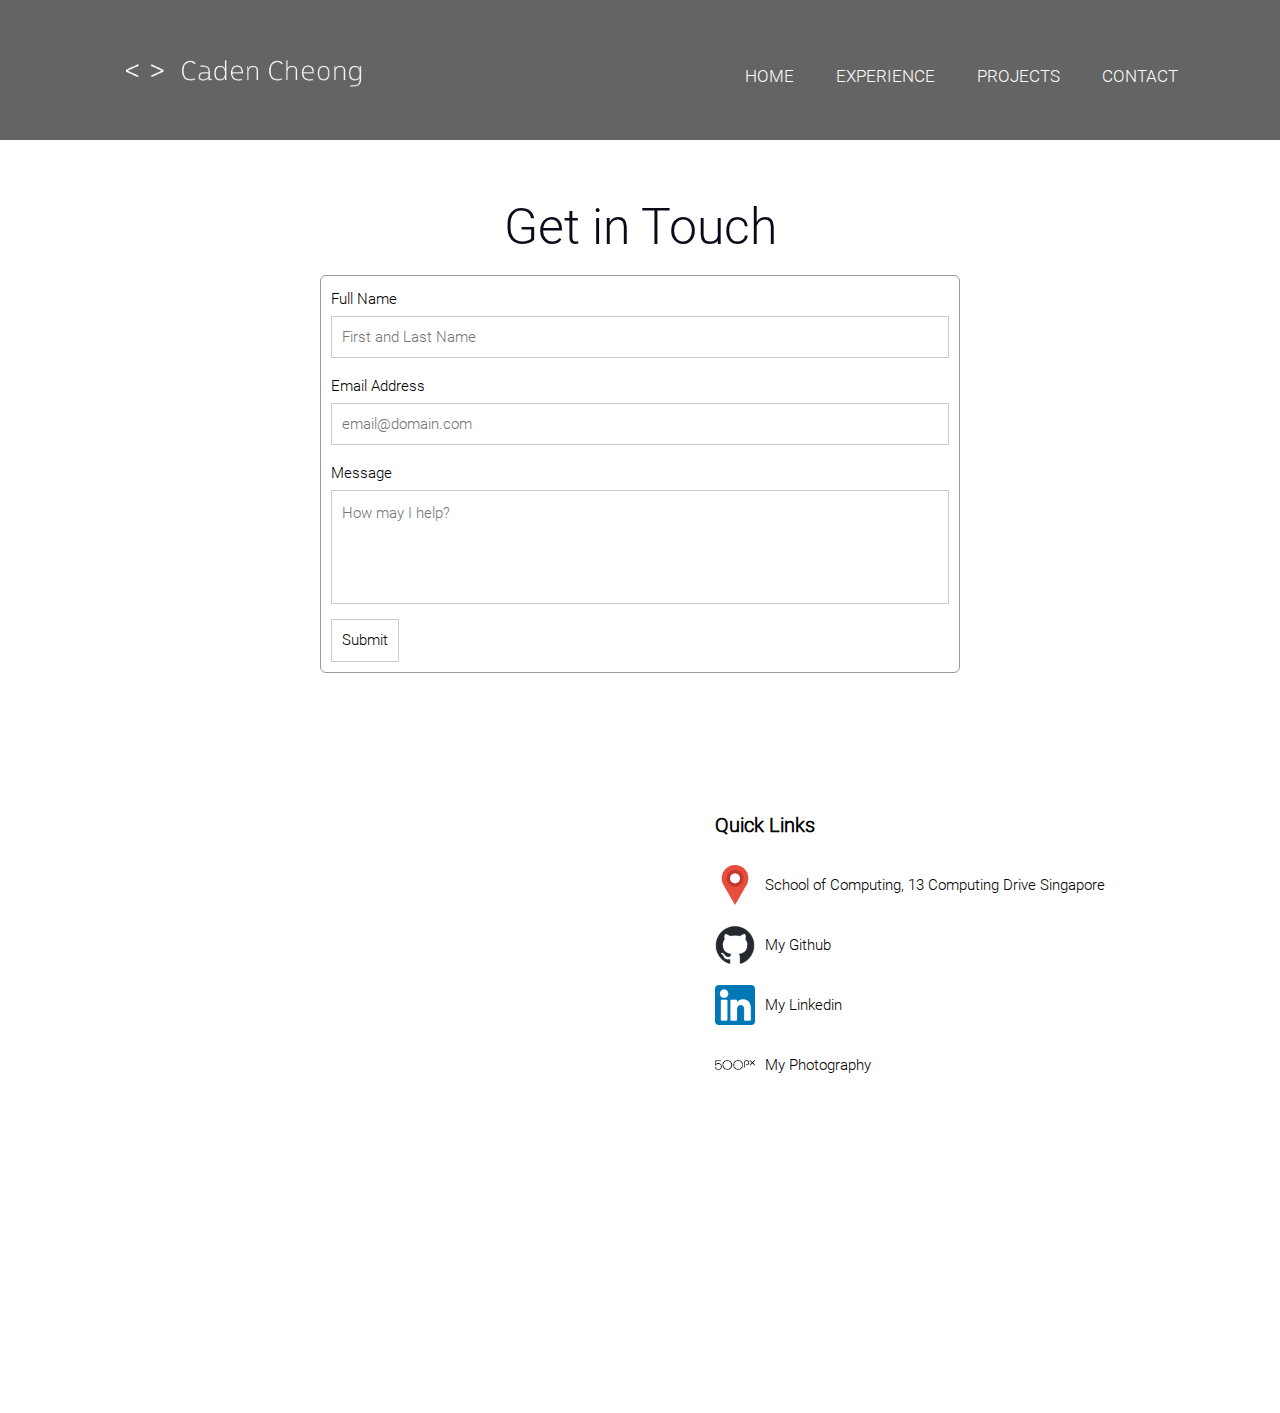
<file: contact.html>
<!DOCTYPE html>
<html lang="en">
<head>
    <meta charset="UTF-8" name="viewport" content="width=device-width, initial-scale=1">
    <title>Contact</title>
    <link rel="stylesheet" href="main.css">
</head>


<body>

    <div class="navigator">
        <nav>
            <a href="https://cadencjk.github.io/main.html">
                <img src="images/logo.png" class="logo">
            </a>
            <ul>
                <li><a href="main.html">HOME</a></li>
                <li><a href="timeline.html">EXPERIENCE</a></li>
                <li><a href="projects.html">PROJECTS</a></li>
                <li><a href="contact.html">CONTACT</a></li>
            </ul>
        </nav>
    </div>

    <p class="subtitle" style="margin-bottom: -50px;">Get in Touch</p>

</body>

<div class="form">
<body><form id="fs-frm" name="simple-contact-form" accept-charset="utf-8" action="https://formspree.io/f/xbjvobyk" method="post">
    <fieldset id="fs-frm-inputs">
        <label for="full-name">Full Name</label>
        <input type="text" name="name" id="full-name" placeholder="First and Last Name" required="">
        <label for="email-address">Email Address</label>
        <input type="email" name="_replyto" id="email-address" placeholder="email@domain.com" required="">
        <label for="message">Message</label>
        <textarea class="comment" rows="5" name="message" id="message" placeholder="How may I help?" required=""></textarea>
        <input type="hidden" name="_subject" id="email-subject" value="Contact Form Submission">
    </fieldset>
    <input type="submit" value="Submit">
</form><style>/* reset */
#fs-frm input,
#fs-frm select,
#fs-frm textarea,
#fs-frm fieldset,
#fs-frm optgroup,
#fs-frm label,
#fs-frm #card-element:disabled {
  font-family: inherit;
  font-size: 1.5rem;
  color: inherit;
  border: none;
  border-radius: 0;
  display: block;
  width: 100%;
  padding: 0;
  margin: 0;
  -webkit-appearance: none;
  -moz-appearance: none;
}
#fs-frm label,
#fs-frm legend,
#fs-frm ::placeholder {
  font-size: 1.5rem;
  margin-bottom: .5rem;
  padding-top: .2rem;
  display: flex;
  align-items: baseline;
}

/* border, padding, margin, width */
#fs-frm input,
#fs-frm select,
#fs-frm textarea,
#fs-frm #card-element {
  border: 1px solid rgba(0,0,0,0.2);
  background-color: rgba(255,255,255,0.9);
  padding: .75em 1rem;
  margin-bottom: 1.5rem;
}
#fs-frm input:focus,
#fs-frm select:focus,
#fs-frm textarea:focus {
  background-color: white;
  outline-style: solid;
  outline-width: thin;
  outline-color: gray;
  outline-offset: -1px;
}
#fs-frm [type="text"],
#fs-frm [type="email"] {
  width: 100%;
}
#fs-frm [type="button"],
#fs-frm [type="submit"],
#fs-frm [type="reset"] {
  width: auto;
  cursor: pointer;
  -webkit-appearance: button;
  -moz-appearance: button;
  appearance: button;
}
#fs-frm [type="button"]:focus,
#fs-frm [type="submit"]:focus,
#fs-frm [type="reset"]:focus {
  outline: none;
}
#fs-frm [type="submit"],
#fs-frm [type="reset"] {
  margin-bottom: 0;
}
#fs-frm select {
  text-transform: none;
}

#fs-frm [type="checkbox"] {
  -webkit-appearance: checkbox;
  -moz-appearance: checkbox;
  appearance: checkbox;
  display: inline-block;
  width: auto;
  margin: 0 .5em 0 0 !important;
}

#fs-frm [type="radio"] {
  -webkit-appearance: radio;
  -moz-appearance: radio;
  appearance: radio;
}

/* address, locale */
#fs-frm fieldset.locale input[name="city"],
#fs-frm fieldset.locale select[name="state"],
#fs-frm fieldset.locale input[name="postal-code"] {
  display: inline;
}
#fs-frm fieldset.locale input[name="city"] {
  width: 52%;
}
#fs-frm fieldset.locale select[name="state"],
#fs-frm fieldset.locale input[name="postal-code"] {
  width: 20%;
}
#fs-frm fieldset.locale input[name="city"],
#fs-frm fieldset.locale select[name="state"] {
  margin-right: 3%;
}
</style></body>

</div>

<div class="maps">
    <iframe src="https://www.google.com/maps/embed?pb=!1m18!1m12!1m3!1d1185.8773662684227!2d103.77438556624558!3d1.2944645040125526!2m3!1f0!2f0!3f0!3m2!1i1024!2i768!4f13.1!3m3!1m2!1s0x31da1af8c7e4e75b%3A0x436963e22924394a!2sNUS%20School%20of%20Computing!5e0!3m2!1sen!2ssg!4v1693155144457!5m2!1sen!2ssg" width="500" height="450" style="border:0;" allowfullscreen="" loading="lazy" referrerpolicy="no-referrer-when-downgrade"></iframe>
    <div class="socials">

        <div style="margin-bottom: 25px;">
            <h1>Quick Links</h1>
        </div>

        <div class="socials-item">
            <img style="width: 40px; margin-right: 10px;" src="images/location.png" alt="">
            <a style="font-size: 1.5em" href="https://goo.gl/maps/kAypigm1mpNKBBJv5" class="contact">School of Computing, 13 Computing Drive Singapore</a>

        </div>
        <div class="socials-item">
            <img style="width: 40px; margin-right: 10px;" src="images/github-mark.png" alt="">
            <a style="font-size: 1.5em" href="https://github.com/cadencjk" class="contact">My Github</a>
        </div>
        <div class="socials-item">
            <img style="width: 40px; margin-right: 10px;" src="images/linkedin.png" alt="">
            <a style="font-size: 1.5em" href="https://www.linkedin.com/in/caden-c-8b6a98223/" class="contact">My Linkedin</a>
        </div>
        <div class="socials-item">
            <img style="width: 40px; margin-right: 10px;" src="images/500px.png" alt="">
            <a style="font-size: 1.5em" href="https://500px.com/p/cadencheong?view=photos" class="contact">My Photography</a>
        </div>
    </div>
</div>


</html>
</file>
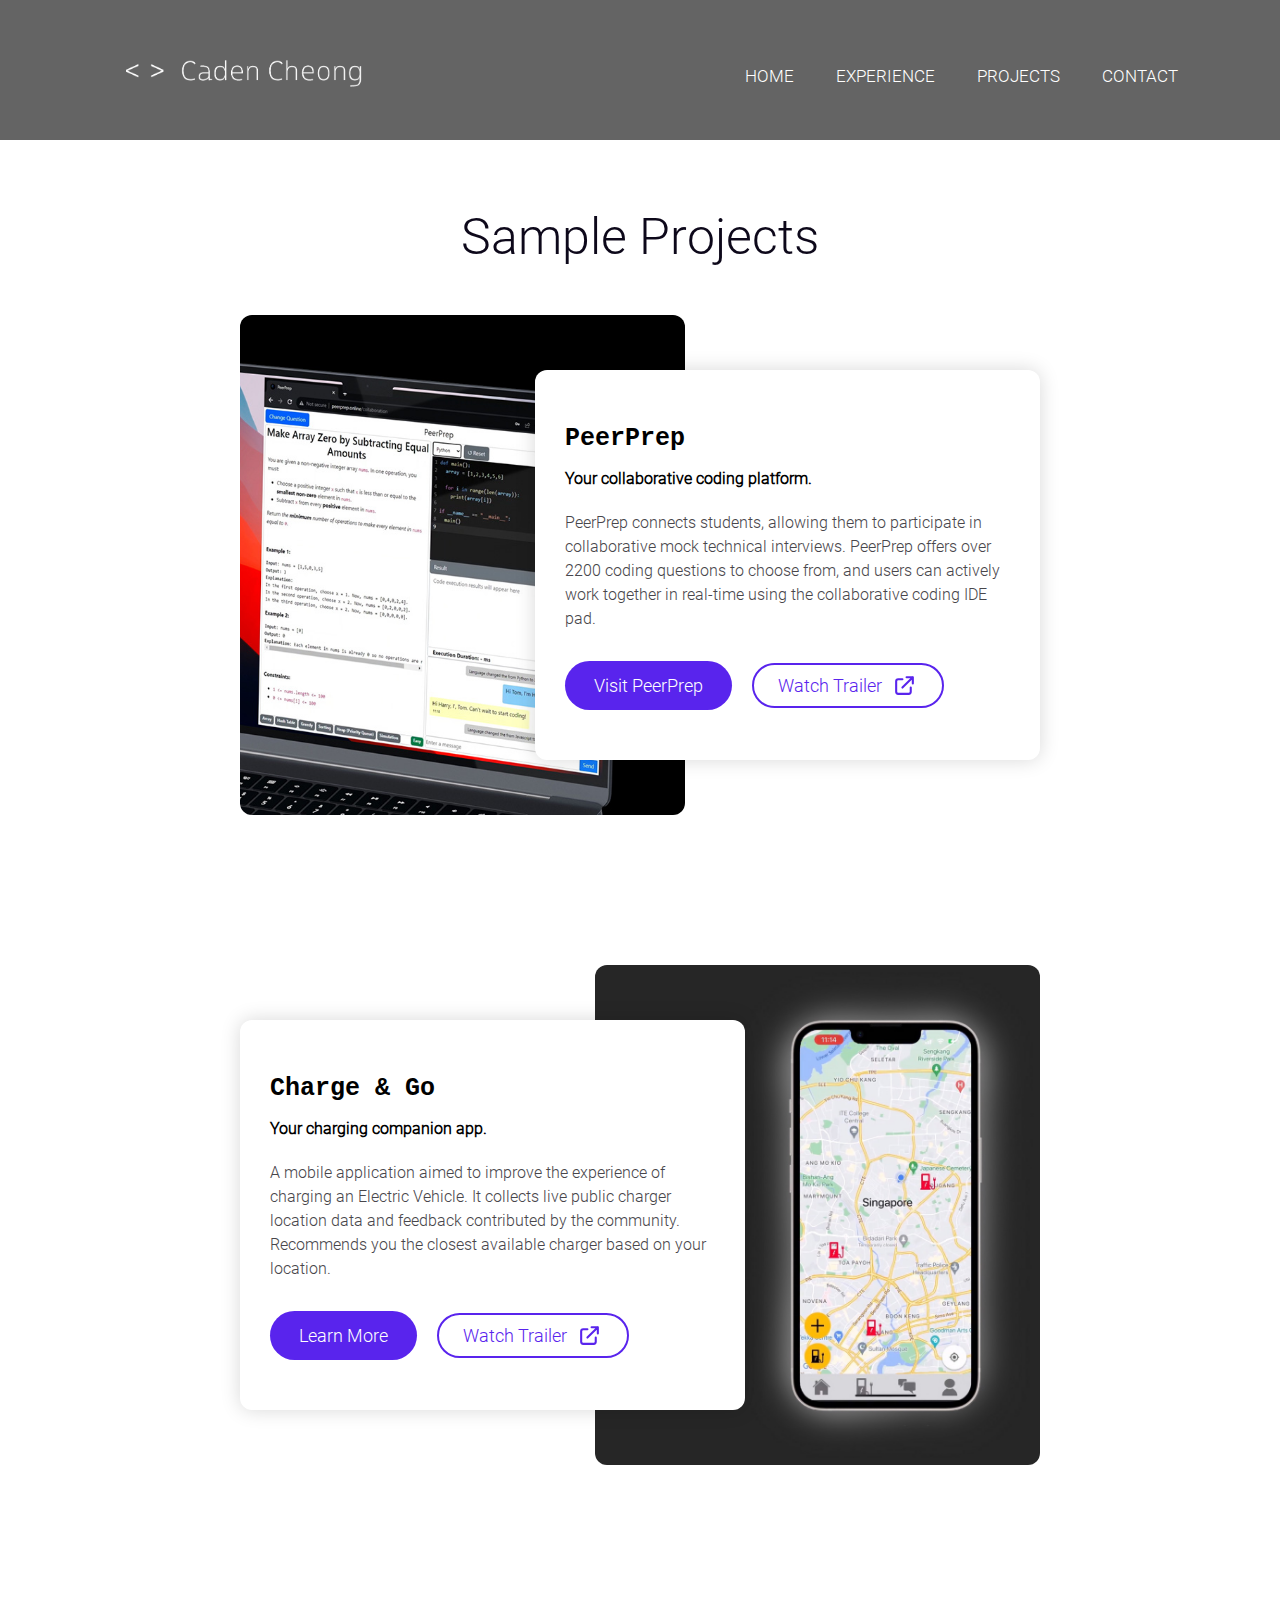
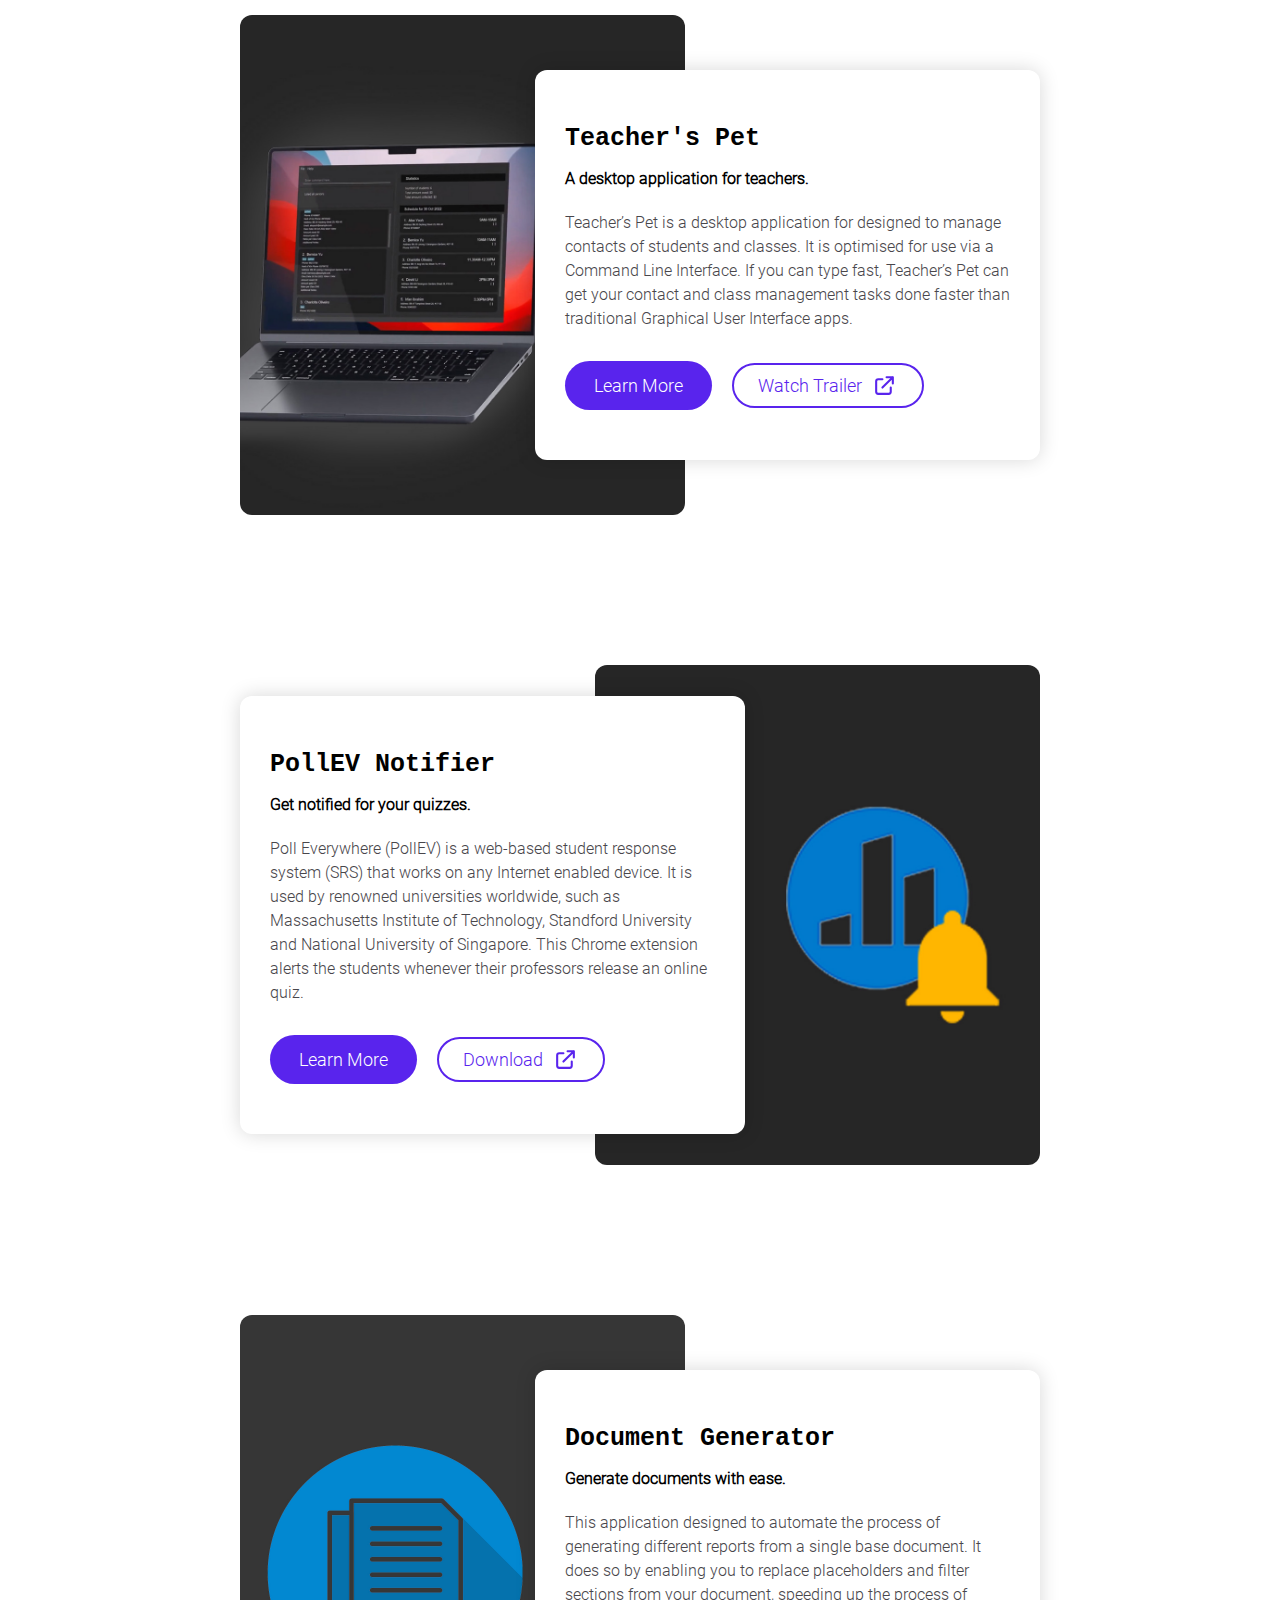
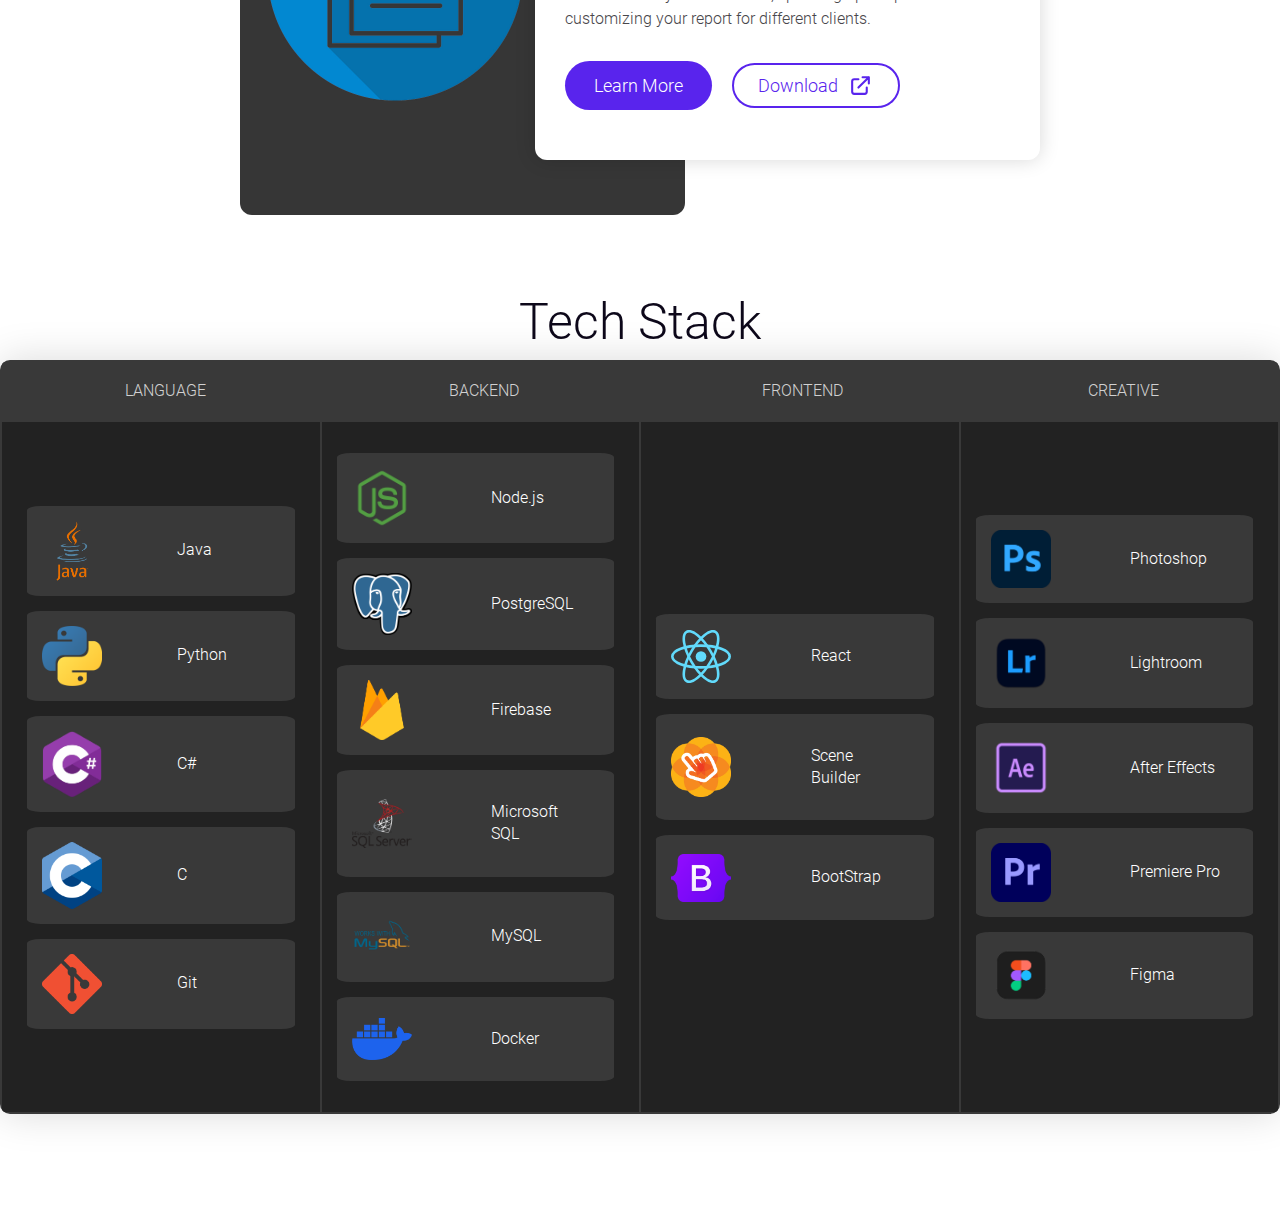
<file: projects.html>
<!DOCTYPE html>
<html lang="en">
<head>
    <meta charset="UTF-8" name="viewport" content="width=device-width, initial-scale=1">
    <title>Projects</title>
    <link rel="stylesheet" href="main.css">
</head>


<body>

    <div class="navigator">
        <nav>
            <a href="https://cadencjk.github.io/main.html">
                <img src="images/logo.png" class="logo">
            </a>
            <ul>
                <li><a href="main.html">HOME</a></li>
                <li><a href="timeline.html">EXPERIENCE</a></li>
                <li><a href="projects.html">PROJECTS</a></li>
                <li><a href="contact.html">CONTACT</a></li>
            </ul>
        </nav>
    </div>

    <!-- projects -->
    <p class="subtitle" style="padding-top: 60px;">Sample Projects</p>
    <section id="projects">
        <div class="container">

            <div class="all-items">
                <div class="item">
                    <div class="left">
                        <div class="img">
                            <img src="images/peerprep.jpg" style="margin-right: 80px" alt="">
                        </div>
                    </div>
                    <div class="right">
                        <h2 class="project-title">PeerPrep
                        </h2>
                        <h3 class="project-sub-title">Your collaborative coding platform.
                        </h3>
                        <p class="project-desc">PeerPrep connects
                            students, allowing them to participate in collaborative mock technical interviews.
                            PeerPrep offers over 2200 coding questions to choose from, and users can actively work together
                            in real-time using the collaborative coding IDE pad.</p>
                        <div class="buttons">
                            <a href="http://peerprep.online" class="primary-btn">Visit PeerPrep</a>
                            <a href="https://www.youtube.com/watch?v=uMWTDqz8u5Q&ab_channel=CadenCheong" class="primary-btn outline external-link"> <span>Watch Trailer</span>
                                <svg xmlns="http://www.w3.org/2000/svg" fill="none" viewBox="0 0 24 24" stroke="currentColor">
                                    <path stroke-linecap="round" stroke-linejoin="round" stroke-width="2"
                                          d="M10 6H6a2 2 0 00-2 2v10a2 2 0 002 2h10a2 2 0 002-2v-4M14 4h6m0 0v6m0-6L10 14" />
                                </svg>
                            </a>
                        </div>
                    </div>
                </div>
                <div class="item">
                    <div class="left">
                        <div class="img">
                            <img src="images/charge&go.jpg" alt="" >
                        </div>
                    </div>
                    <div class="right">
                        <h2 class="project-title">Charge & Go</h2>
                        <h3 class="project-sub-title">Your charging companion app.</h3>
                        <p class="project-desc">A mobile application aimed to improve the experience of charging an Electric Vehicle.
                        It collects live public charger location data and feedback contributed by the community. Recommends you
                        the closest available charger based on your location.</p>
                        <div class="buttons">
                            <a href="https://github.com/cadencjk/Charge-Go" class="primary-btn">Learn More</a>
                            <a href="https://www.youtube.com/watch?v=ruxiTm14vJI" class="primary-btn outline external-link"> <span>Watch Trailer</span>
                                <svg xmlns="http://www.w3.org/2000/svg" fill="none" viewBox="0 0 24 24" stroke="currentColor">
                                    <path stroke-linecap="round" stroke-linejoin="round" stroke-width="2"
                                          d="M10 6H6a2 2 0 00-2 2v10a2 2 0 002 2h10a2 2 0 002-2v-4M14 4h6m0 0v6m0-6L10 14" />
                                </svg>
                            </a>
                        </div>
                    </div>
                </div>
                <div class="item">
                    <div class="left">
                        <div class="img">
                            <img src="images/teacherspet.jpg" alt="">
                        </div>
                    </div>
                    <div class="right">
                        <h2 class="project-title">Teacher's Pet
                        </h2>
                        <h3 class="project-sub-title">A desktop application for teachers.
                        </h3>
                        <p class="project-desc">Teacher’s Pet is a desktop application for designed to manage contacts of students and classes.
                            It is optimised for use via a Command Line Interface.
                            If you can type fast, Teacher’s Pet can get your contact and class management tasks done faster than traditional Graphical User Interface apps.</p>
                        <div class="buttons">
                            <a href="https://github.com/cadencjk/tp" class="primary-btn">Learn More</a>
                            <a href="https://www.youtube.com/watch?v=Z4yEM05bJnc" class="primary-btn outline external-link"> <span>Watch Trailer</span>
                                <svg xmlns="http://www.w3.org/2000/svg" fill="none" viewBox="0 0 24 24" stroke="currentColor">
                                    <path stroke-linecap="round" stroke-linejoin="round" stroke-width="2"
                                          d="M10 6H6a2 2 0 00-2 2v10a2 2 0 002 2h10a2 2 0 002-2v-4M14 4h6m0 0v6m0-6L10 14" />
                                </svg>
                            </a>
                        </div>
                    </div>
                </div>
                <div class="item">
                    <div class="left">
                        <div class="img">
                            <img src="images/pollev.jpg" alt="">
                        </div>
                    </div>
                    <div class="right">
                        <h2 class="project-title">PollEV Notifier</h2>
                        <h3 class="project-sub-title">Get notified for your quizzes.</h3>
                        <p class="project-desc">Poll Everywhere (PollEV) is a web-based student response system (SRS) that works on any Internet enabled device.
                        It is used by renowned universities worldwide, such as Massachusetts Institute of Technology, Standford University and National University
                        of Singapore. This Chrome extension alerts the students whenever their professors release an online quiz. </p>
                        <div class="buttons">
                            <a href="https://github.com/cadencjk/pollev-notifier" class="primary-btn">Learn More</a>
                            <a href="https://github.com/cadencjk/pollev-notifier/archive/refs/heads/main.zip" class="primary-btn outline external-link"> <span>Download</span>
                                <svg xmlns="http://www.w3.org/2000/svg" fill="none" viewBox="0 0 24 24" stroke="currentColor">
                                    <path stroke-linecap="round" stroke-linejoin="round" stroke-width="2"
                                          d="M10 6H6a2 2 0 00-2 2v10a2 2 0 002 2h10a2 2 0 002-2v-4M14 4h6m0 0v6m0-6L10 14" />
                                </svg>
                            </a>
                        </div>
                    </div>
                </div>
                <div class="item">
                    <div class="left">
                        <div class="img">
                            <img src="images/generator.jpg" alt="">
                        </div>
                    </div>
                    <div class="right">
                        <h2 class="project-title">Document Generator
                        </h2>
                        <h3 class="project-sub-title">Generate documents with ease.
                        </h3>
                        <p class="project-desc">This application designed to automate the process of generating different reports from a single base document.
                        It does so by enabling you to replace placeholders and filter sections from your document, speeding up the process of customizing your report for different clients.

                        </p>
                        <div class="buttons">
                            <a href="https://github.com/cadencjk/document-generator" class="primary-btn">Learn More</a>
                            <a href="https://github.com/cadencjk/document-generator/releases/download/v1.1/DocumentGenerator_v1.1.zip" class="primary-btn outline external-link"> <span>Download</span>
                                <svg xmlns="http://www.w3.org/2000/svg" fill="none" viewBox="0 0 24 24" stroke="currentColor">
                                    <path stroke-linecap="round" stroke-linejoin="round" stroke-width="2"
                                          d="M10 6H6a2 2 0 00-2 2v10a2 2 0 002 2h10a2 2 0 002-2v-4M14 4h6m0 0v6m0-6L10 14" />
                                </svg>
                            </a>
                        </div>
                    </div>
                </div>

            </div>
        </div>
    </section>

    <p class="subtitle" style="margin-top: -550px; margin-bottom:-100px">Tech Stack</p>
    <div class="table100 ver3 m-b-110" style="margin-bottom: 100px">
        <div class="table100-head">
            <table>
                <thead>
                <tr class="row100 head">
                    <th><p class="column-heading">Language</p></th>
                    <th><p class="column-heading">Backend</p></th>
                    <th><p class="column-heading">Frontend</p></th>
                    <th><p class="column-heading">Creative</p></th>
                </tr>
                </thead>
            </table>
        </div>
        <div class="table100-body js-pscroll ps ps--active-y">
            <table>
                <tbody>
                <tr class="row100 body">
                    <td class="cell100 column1">
                        <div class="card">
                            <img style="width: 60px; height: auto;" src="images/java.png" alt="">
                            <p class="card_title">Java</p>
                        </div>
                        <div class="card">
                            <img style="width: 60px; height: auto;" src="images/python.png" alt="">
                            <p class="card_title">Python</p>
                        </div>
                        <div class="card">
                            <img style="width: 60px; height: auto;" src="images/csharp.png" alt="">
                            <p class="card_title">C#</p>
                        </div>
                        <div class="card">
                            <img style="width: 60px; height: auto;" src="images/c.png" alt="">
                            <p class="card_title">C</p>
                        </div>
                        <div class="card">
                            <img style="width: 60px; height: auto;" src="images/git.png" alt="">
                            <p class="card_title">Git</p>
                        </div>
                    </td>
                    <td class="cell100 column2">
                        <div class="card">
                            <img style="width: 60px; height: auto;" src="images/nodejs.png" alt="">
                            <p class="card_title">Node.js</p>
                        </div>
                        <div class="card">
                            <img style="width: 60px; height: auto;" src="images/postgresql.png" alt="">
                            <p class="card_title">PostgreSQL</p>
                        </div>
                        <div class="card">
                            <img style="width: 60px; height: auto;" src="images/firebase.png" alt="">
                            <p class="card_title">Firebase</p>
                        </div>
                        <div class="card">
                            <img style="width: 60px; height: auto;" src="images/microsoftsql.png" alt="">
                            <p class="card_title">Microsoft SQL</p>
                        </div>
                        <div class="card">
                            <img style="width: 60px; height: auto;" src="images/mysql.png" alt="">
                            <p class="card_title">MySQL</p>
                        </div>
                        <div class="card">
                            <img style="width: 60px; height: auto;" src="images/docker.png" alt="">
                            <p class="card_title">Docker</p>
                        </div>
                    </td>
                    <td class="cell100 column3">
                        <div class="card">
                            <img style="width: 60px; height: auto;" src="images/react.svg" alt="">
                            <p class="card_title">React</p>
                        </div>
                        <div class="card">
                            <img style="width: 60px; height: auto;" src="images/scenebuilder.png" alt="">
                            <p class="card_title">Scene Builder</p>
                        </div>
                        <div class="card">
                            <img style="width: 60px; height: auto;" src="images/bootstrap.png" alt="">
                            <p class="card_title">BootStrap</p>
                        </div>
                    </td>
                    <td class="cell100 column4">
                        <div class="card">
                            <img style="width: 60px; height: auto;" src="images/photoshop.png" alt="">
                            <p class="card_title">Photoshop</p>
                        </div>
                        <div class="card">
                            <img style="width: 60px; height: auto;" src="images/lightroom.png" alt="">
                            <p class="card_title">Lightroom</p>
                        </div>
                        <div class="card">
                            <img style="width: 60px; height: auto;" src="images/aftereffects.png" alt="">
                            <p class="card_title">After Effects</p>
                        </div>
                        <div class="card">
                            <img style="width: 60px; height: auto;" src="images/premierepro.png" alt="">
                            <p class="card_title">Premiere Pro</p>
                        </div>
                        <div class="card">
                            <img style="width: 60px; height: auto;" src="images/figma.png" alt="">
                            <p class="card_title">Figma</p>
                        </div>
                    </td>
                </tr>
                </tbody>
            </table>
            <div class="ps__rail-x" style="left: 0px; bottom: 0px;"><div class="ps__thumb-x" tabindex="0" style="left: 0px; width: 0px;"></div></div></div>
    </div>


</body>


</html>
</file>
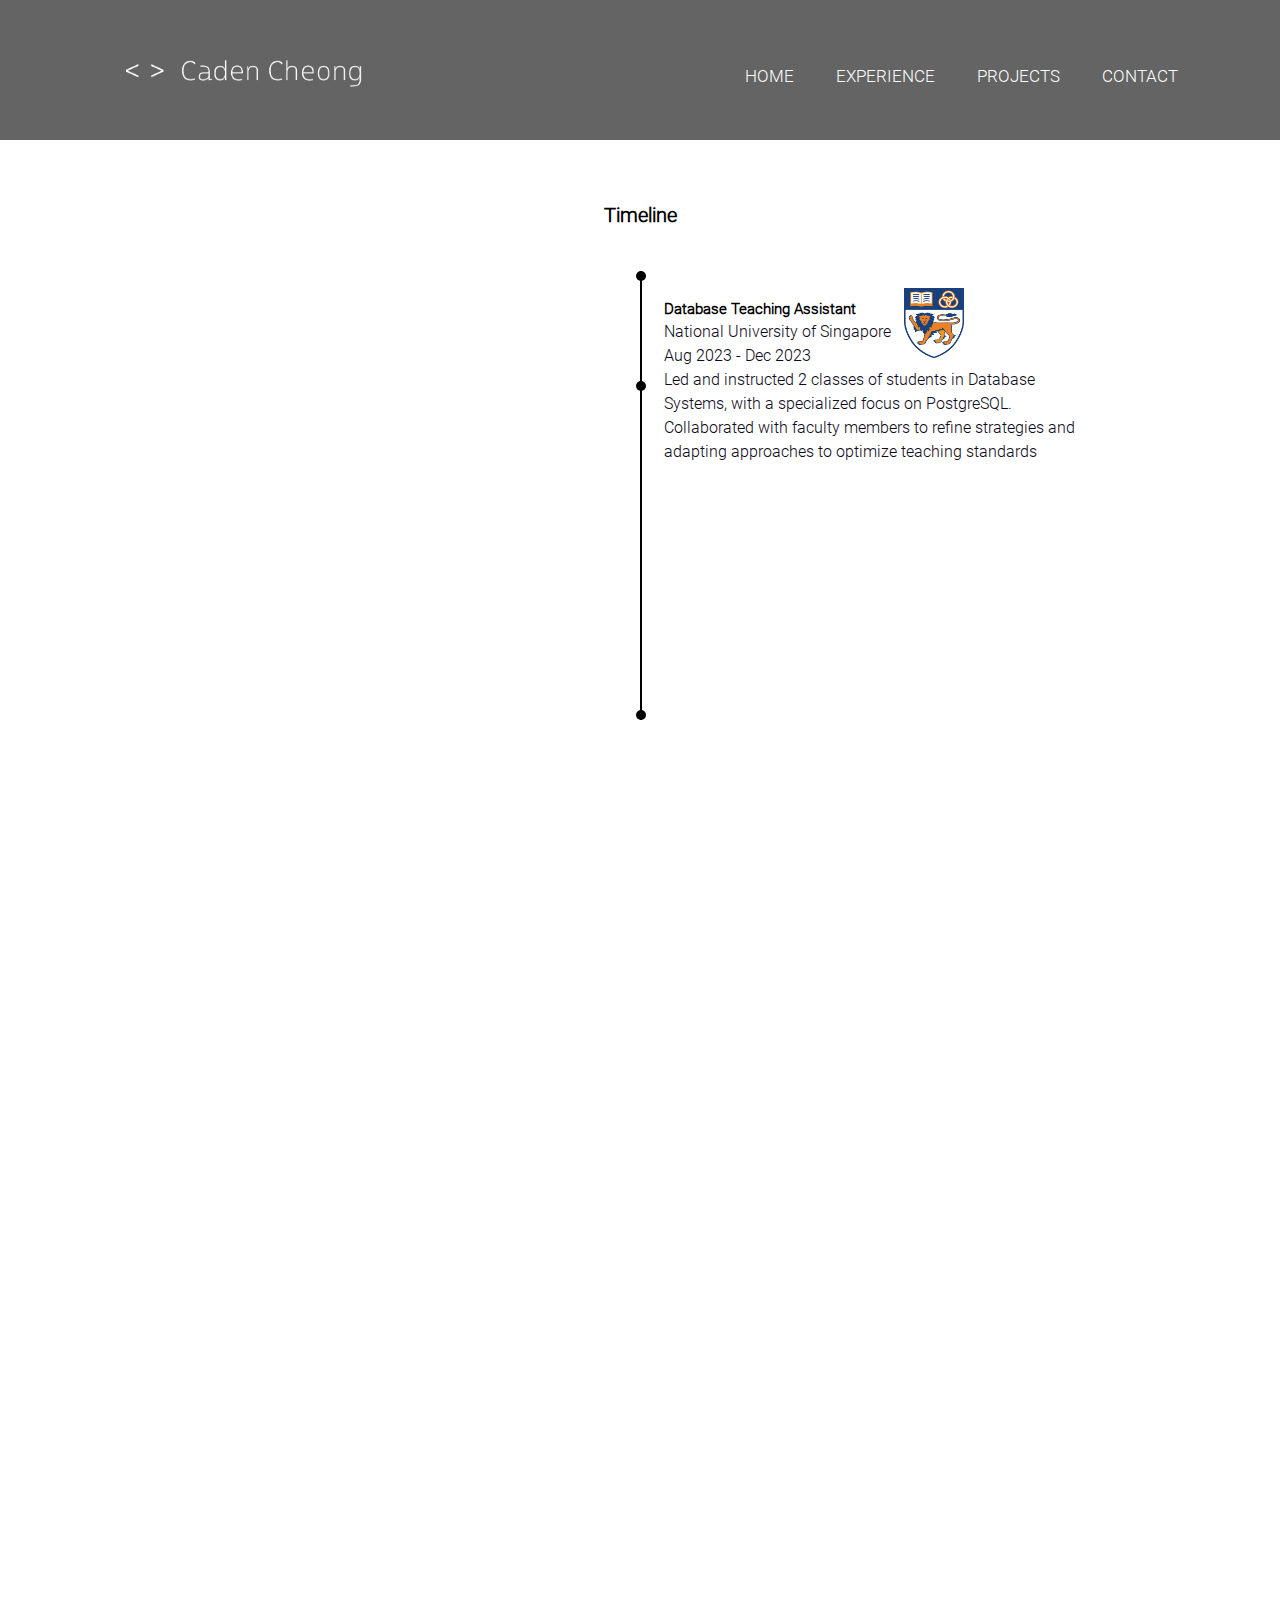
<file: timeline.html>
<!DOCTYPE html>
<html lang="en">
<head>
    <meta charset="UTF-8" name="viewport" content="width=device-width, initial-scale=1">
    <title>Timeline</title>
    <link rel="stylesheet" href="main.css">
</head>


<body>

    <div class="navigator">
        <nav>
            <a href="https://cadencjk.github.io/main.html">
                <img src="images/logo.png" class="logo">
            </a>
            <ul>
                <li><a href="main.html">HOME</a></li>
                <li><a href="timeline.html">EXPERIENCE</a></li>
                <li><a href="projects.html">PROJECTS</a></li>
                <li><a href="contact.html">CONTACT</a></li>
            </ul>
        </nav>
    </div>


    <div class="container">
        <div class="top-section">
            <h1>Timeline</h1>
        </div>

        <div class="timeline">
            <div class="line"></div>
            <div class="section">
                <div class="bead"></div>
                <div class="content" style="position:relative; left:53%; bottom:10vh; width: 55%">
                    <h2 style="display: inline-block;">Database Teaching Assistant</h2>
                    <image src="images/NUS.png" style="width: 60px; height: 70px; position:absolute; left: 240px; top: -10px"></image>
                    <p>National University of Singapore</p>
                    <p>Aug 2023 - Dec 2023</p>
                    <p>Led and instructed 2 classes of students in Database Systems, with a specialized
                        focus on PostgreSQL. Collaborated with faculty members to refine strategies and adapting approaches to
                        optimize teaching standards </p>
                </div>
            </div>
            <div class="section">
                <div class="bead"></div>
                <div class="content" style="position:relative; right:5vw; bottom:10vh; width: 55%">
                    <image src="images/abb.png" style="width: 100px; height: 40px; position:absolute; right: 180px;"></image>
                    <h2 style="text-align: right;">Software Engineer Intern</h2>
                    <p style="text-align: right">ABB Singapore</p>
                    <p style="text-align: right">May 2023 - Aug 2023</p>
                    <p style="text-align: right">Responsible for ABB's Manufacturing Operations Management (MOM) software
                    development and system applications in accordance with business requirements.
                    Participated in system quality testing and any necessary technical support
                    upon system launch.</p>
                </div>
            </div>

            <div class="section">
                <div class="bead"></div>
                <div class="content" style="position:relative; left:53%; bottom:10vh; width: 55%">
                    <h2 style="display: inline-block;">Risk Analysis Intern</h2>
                    <image src="images/incorp.jpg" style="width: 110px; height: 35px; position:absolute; left: 150px;"></image>
                    <p>InCorp Global</p>
                    <p>Jun 2022 - Aug 2022</p>
                    <p>Identified and evaluated potential technology compliance risks
                    in different firms. Used data analysis tools to collect and analyse
                    financial reports. Generated internal audit reports based on findings. </p>
                </div>
            </div>
            <div class="section">
                <div class="bead"></div>
                <div class="content" style="position:relative; right:5vw; bottom:10vh; width: 55%">
                    <image src="images/NUS.png" style="width: 60px; height: 70px; position:absolute; right: 400px;"></image>
                    <h2 style="text-align: right;">National University of Singapore</h2>
                    <p style="text-align: right"> Bachelor of Computing in Computer Science (Honors)</p>
                    <p style="text-align: right">2021 - 2025 GPA: 4.5 / 5.0</p>
                </div>
            </div>
            <div class="section">
                <div class="bead"></div>
                <div class="content" style="position:relative; left:53%; bottom:10vh; width: 55%">
                    <h2 style="display: inline-block;">Temasek Junior College </h2>
                    <image src="images/tjc.png" style="width: 140px; height: 100px; position:absolute; left: 200px; top: -20px"></image>
                    <p>GCE A-Level</p>
                    <p>2017 - 2018</p>
                    <ul style="position: relative; left: 15px;">
                        <li style="font-size: 15px">A-Level's Grade: AAA/A</li>
                        <li style="font-size: 15px">Vice-Chairman of Infocomm Club</li>
                        <li style="font-size: 15px">Ministry of Education Certificate of Academic Achievement 2017, 2018</li>
                        <li style="font-size: 15px">Ministry of Education Award for Achievement, Good Leadership and Service 2018</li>
                        <li style="font-size: 15px">Ministry of Education Good Progress Award 2017</li>
                    </ul>
                </div>
            </div>


            <div class="section">
                <div class="bead"></div>
                <div class="content" style="position:relative; right:5vw; bottom:10vh; width: 55%">
                    <image src="images/abrsm.png" style="width: 90px; height: 90px; position:absolute; right: 350px; top:-20px"></image>
                    <h2 style="text-align: right;">Associated Board of the Royal Schools of Music</h2>
                    <p style="text-align: right">Grade 8 Piano Examination</p>
                    <p style="text-align: right">2017</p>
                </div>
            </div>

            <div class="section">
                <div class="bead"></div>
                <div class="content" style="position:relative; left:53%; bottom:10vh; width: 55%">
                    <h2 style="display: inline-block;">Chung Cheng High School (Main) </h2>
                    <image src="images/cchms.jpg" style="width: 120px; height: 120px; position:absolute; left: 230px; top: -20px"></image>
                    <p>GCE O-Level</p>
                    <p>2013 - 2016</p>
                    <ul style="position: relative; left: 15px;">
                        <li style="font-size: 15px">6 Distinctions</li>
                        <li style="font-size: 15px">Chairman of Infocomm Club</li>
                        <li style="font-size: 15px">Ministry of Education Award for Achievement, Good Leadership and Service 2016</li>
                        <li style="font-size: 15px">Ministry of Education Good Progress Award 2013, 2016</li>
                    </ul>
                </div>
            </div>

        </div>
    </div>

    <script src="timeline.js"></script>

</body>


</html>
</file>
<file: main.css>
@font-face {
    font-family: 'RobotoLight';
    src: url(fonts/Roboto-Light.ttf) format('truetype');
}


*{
    margin: 0;
    padding: 0;
    max-width: 100%;
    box-sizing: border-box;
    font-family: 'RobotoLight', sans-serif;
}

body{
    font-family: 'Poppins', sans-serif;
    margin: 0;
    padding: 0;
    line-height: 1.5;
    font-weight: 400;
    colour: black;

}

.container{
    padding: 2rem;
    padding-bottom: 400px;
    margin: 0 auto;
    overflow-x: hidden;
}

.top-section{
    text-align: center;
    padding: 4rem 0;
    max-width: 600px;
    margin: 0 auto;
}

.timeline{
    position: relative;
    min-height: 150px;
}

.line{
    position: absolute;
    z-index: 2;
    left: calc(50%);
    width: 2px;
    top: -50px;
    bottom: -50px;
    background-color: #000;
    display: none;
}

.line:before,
.line:after{
    position: absolute;
    display: block;
    content: '';
    height: 1rem;
    width: 1rem;
    border-radius: 50%;
    background-color: #000;
    left: 50%;
    transform: translateX(-50%);
}

.line:after{
    bottom: 0;
}

.section{
    display: flex;
    opacity: 0;
    transform: translateX(-100%);
    transition: 600ms ease;
    position: relative;
    z-index: 1;
    margin: 50px 0;
    padding: 1rem;
    border-radius: 1rem;
    align-items: center;
    min-height: 300px;
    max-width: 70%;
    left: 15.1%
}

.section:nth-child(odd){
    flex-direction: row;
    transform: translateX(100%);
}

.bead{
    position: absolute;
    display: block;
    height: 1rem;
    width: 1rem;
    border-radius: 50%;
    background-color: #000;
    left: 50%;
    top: 20%;
    transform: translateX(-50%);
}

.content{
    width: calc(50% - 2 rem);
}

.show-me:nth-child(n) {
    transform: none;
    opacity: 1;
}

h1{
    font-size: 400;
    margin-bottom: 1px;
}

.navigator{
   width: 100%;
   position: relative;
   padding:  0 5%;
   display: flex;
   align_items: center;
   justify-content: center;
   height: 140px;
   background-image: linear-gradient(rgba(100,100,100,100.0), rgba(100,100,100,100.0));
}

.navigator a:hover {
  color: black;
}


nav{
    width: 100%;
    position: absolute;
    top: 0;
    left: 0;
    padding: 20px 8%;
    display: flex;
    align-items: center;
    justify-content: space-between;
}

nav .logo{
    width: 300px;
}

nav ul li {
    list-style: none;
    display: inline-block;
    margin-left: 40px;
}

nav ul li a {
    text-decoration: none;
    color: #fff;
    font-size: 17px;
}

:root {
	--primary-color: #5924ed;
	--secondary-black: #0d081a;
	--secondary-gray: #48464b;
	--body-bg: #ffffff;
}

/* global styles */

html {
	font-family: 'Roboto Mono';
	font-size: 10px;
	scroll-behavior: smooth;
}
body {
	background-color: var(--body-bg);
}
img {
	width: 100%;
	height: 100%;
}
a {
	color: black;
	text-decoration: none;
}


.container {
	width: 90%;
	margin: 0 auto;
}
p {
	font-size: 1.6rem;
	color: var(--secondary-black);
}
.section-heading {
	font-size: clamp(2rem, 10vw, 8rem);
	text-transform: uppercase;
	font-family: 'Montserrat';
	letter-spacing: 0.2rem;
	text-align: center;
	position: relative;
	margin-bottom: 10rem;
}
.section-heading::before {
	content: attr(data-outline);
	position: absolute;
	left: 2%;
	top: -20%;
	width: 100%;

	text-align: center;
	text-transform: uppercase;
	font-family: 'Montserrat';
	letter-spacing: 0.2rem;

	color: transparent;
	/* -webkit-text-stroke: 1.5px rgba(0, 0, 0, 0.103); */
	-webkit-text-stroke: 1.5px #5a24ed2f;
	z-index: -1;
}
.buttons {
	margin-top: 3rem;
	display: flex;
	align-items: center;
	justify-content: flex-start;
	gap: 2rem;
}
.primary-btn {
	display: inline-block;
	background-color: var(--primary-color);
	color: white;
	font-size: 1.8rem;
	padding: 0.6em 1.6em;
	border-radius: 50px;
}
.buttons .primary-btn.outline {
	background-color: transparent;
	border: 2px solid var(--primary-color);
	color: var(--primary-color);
}
.buttons svg {
	width: 50px;
	color: var(--primary-color);
}





/* Projects Section */
#projects {
	padding: 2rem 0;
}
#projects .item {
	display: flex;
	align-items: center;
	justify-content: center;
	max-width: 800px;
	margin: 0 auto;
	margin-bottom: 15rem;
	/* gap: 2rem; */
}
#projects .item:nth-of-type(even) {
	flex-direction: row-reverse;
}
#projects .item .left {
	flex: 1;
}
#projects .item .right {
	margin-left: -150px;
	flex: 1;
	background-color: var(--body-bg);
	padding: 5rem 3rem;
	border-radius: 12px;
	box-shadow: 0px 0px 20px #00000028;
	z-index: 2;
}
#projects .item:nth-of-type(even) .right {
	margin-left: 0;
}
#projects .item:nth-of-type(even) .left {
	margin-left: -150px;
}
#projects .item .left .img {
	height: 500px;
	overflow: hidden;
	border-radius: 12px;
	overflow: hidden;
	/* box-shadow: 0px 0px 20px #4705fc33; */
	position: relative;
}
#projects .item .left .img::after {
	content: '';
	position: absolute;
	left: 0;
	top: 0;
	height: 100%;
	width: 100%;
	/* background-color: #5a24ed38; */
}
#projects .item .left .img img {
	object-fit: cover;
	transition: 0.3s ease transform;
}
#projects .item:hover .left .img img {
	transform: scale(1.1);
	z-index: 1;
}
#projects .item .right .project-title {
	font-size: 2.5rem;
	font-family: monospace;
	margin-bottom: 1rem;
}
#projects .item .right .project-sub-title {
	font-size: 1.6rem;
	margin-bottom: 2rem;
}
#projects .item .right .project-desc {
	color: var(--secondary-gray);
	margin-bottom: 3rem;
}
#projects .item .right .external-link {
	display: flex;
	align-items: center;
	justify-content: center;
	gap: 1rem;
	padding: calc(0.6em - 4px) calc(1.6em - 4px);
}
#projects .item .right .external-link svg {
	width: 25px;
}

@media only screen and (max-width: 768px) {
	#projects .item {
		flex-direction: column;
	}
	#projects .item .left {
		width: 100%;
	}
	#projects .item .right {
		margin-left: 0;
		width: 90%;
		margin-top: -150px;
	}
	#projects .item:nth-of-type(even) {
		flex-direction: column;
	}
	#projects .item:nth-of-type(even) .left {
		margin-left: 0;
	}
}
@media only screen and (max-width: 450px) {
	#projects .item .right .buttons {
		flex-direction: column;
	}
	#projects .item .right .buttons a {
		width: 100%;
		text-align: center;
	}
}

.table100.ver3 {
    background-color: #393939
}

.table100.ver3 th {
    font-family: Lato-Bold;
    font-size: 15px;
    color: #00ad5f;
    line-height: 1.4;
    text-transform: uppercase;
    background-color: #393939
}

.table100.ver3 td {
    font-family: Lato-Regular;
    font-size: 15px;
    color: gray;
    line-height: 1.4;
    background-color: #222
}

.table100.ver3 {
    margin-top: 100px;
    margin-left: auto;
    margin-right: auto;
    width: 1400px;
    border-radius: 10px;
    overflow: hidden;
    box-shadow: 0 0 40px 0 rgba(0,0,0,.15);
    -moz-box-shadow: 0 0 40px 0 rgba(0,0,0,.15);
    -webkit-box-shadow: 0 0 40px 0 rgba(0,0,0,.15);
    -o-box-shadow: 0 0 40px 0 rgba(0,0,0,.15);
    -ms-box-shadow: 0 0 40px 0 rgba(0,0,0,.15)
}

.table100.ver3 .ps__rail-y {
    right: 5px
}

.table100.ver3 .ps__rail-y::before {
    background-color: #4e4e4e
}

.table100.ver3 .ps__rail-y .ps__thumb-y::before {
    background-color: #00ad5f;
}

.table100 .ps__rail-y {
    width: 9px;
    background-color: transparent;
    opacity: 1!important;
    right: 5px
}

.table100 .ps__rail-y::before {
    content: "";
    display: block;
    position: absolute;
    background-color: #ebebeb;
    border-radius: 5px;
    width: 100%;
    height: calc(100% - 30px);
    left: 0;
    top: 15px
}

.table100 .ps__rail-y .ps__thumb-y {
    width: 100%;
    right: 0;
    background-color: transparent;
    opacity: 1!important
}

.table100 .ps__rail-y .ps__thumb-y::before {
    content: "";
    display: block;
    position: absolute;
    background-color: #ccc;
    border-radius: 5px;
    width: 100%;
    height: calc(100% - 30px);
    left: 0;
    top: 15px
}

.limiter {
    width: 1366px;
    margin: 0 auto
}

.container-table100 {
    width: 100%;
    min-height: 100vh;
    background: #fff;
    display: -webkit-box;
    display: -webkit-flex;
    display: -moz-box;
    display: -ms-flexbox;
    display: flex;
    align-items: center;
    justify-content: center;
    flex-wrap: wrap;
    padding: 33px 30px
}

.wrap-table100 {
    width: 1170px
}

.table100 {
    background-color: #fff;
}

table {
    width: 100%
}

th,td {
    font-weight: unset;
    padding-right: 10px
}

.column1 {
    width: 25%;
    padding-left: 10px;

}

.column2 {
    width: 25%
}

.column3 {
    width: 25%
}

.column4 {
    width: 25%;
}

.table100-head th {
    padding-top: 18px;
    padding-bottom: 18px
}

.table100-body td {
    padding-top: 16px;
    padding-bottom: 16px
}

.table100 {
    position: relative;
    padding-top: 60px
}

.table100-head {
    position: absolute;
    width: 100%;
    top: 0;
    left: 0;
}

.table100-body {
    max-height: 800px;
    overflow: auto;
}

.card {
    background-color: #393939;
    border-radius: 5%;
    padding-top: 10px;
    padding-bottom: 10px;
    padding-left: 10px;
    align-items: center;
    justify-content: center;
    display: grid;
    grid-template-columns: 1fr 1fr;
    margin: 1em;
    padding: 1em;
}

.card_title {
    margin: 1em;
    color: #fff;
}

.cell100 {
    color: #fff;
}

.column-heading {
    color: #d1d1d1;
}

.subtitle {
    font-size: 5em;
    text-align: center;
    padding-top: 1em;
    font-family: 'RobotoLight';
}

.form {
    width: 50%;
    border: 1px solid;
    margin: auto;
    padding: 10px;
    border-radius: 6px;
    border-color: #9c9a9a;
    margin-top: 6em;
}

.comment {
    resize: none;
}


.maps {
  margin: 0;
  display: flex;
  justify-content: center;
  align-items: center;
  margin-top: 6em;
  margin-bottom: 230px;
}

.socials-item {
  display: flex;
  align-items: center;
  margin-bottom: 20px;
}

.socials {
    margin-left: 40px;
}

.contact:hover {
  color: red;
}
</file>
